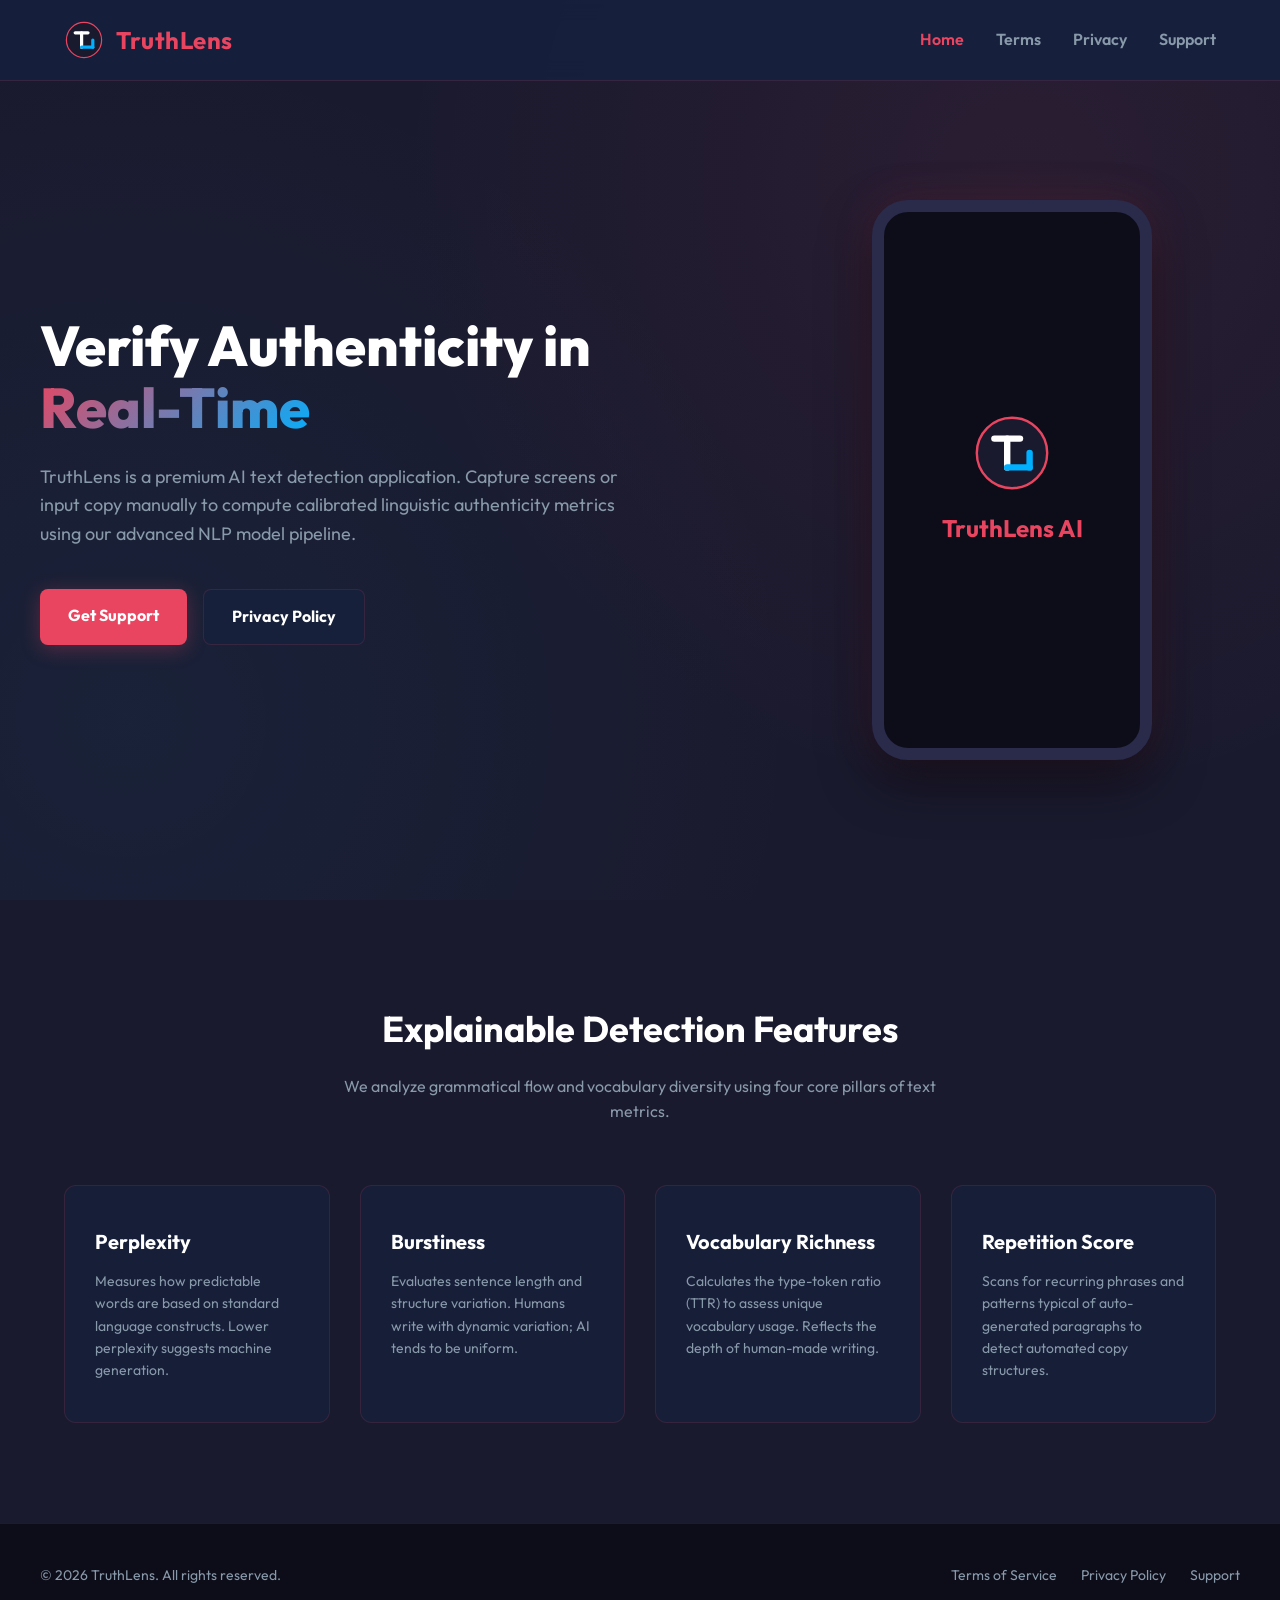
<file: website/index.html>
<!DOCTYPE html>
<html lang="en">
<head>
    <meta charset="UTF-8">
    <meta name="viewport" content="width=device-width, initial-scale=1.0">
    <title>TruthLens AI - Real-time AI Text Detection</title>
    <meta name="description" content="TruthLens is an advanced AI-powered text verification tool that detects machine-generated copy from human writing in real time using perplexity and burstiness.">
    <link rel="stylesheet" href="style.css">
</head>
<body>

    <!-- Header Navigation -->
    <header>
        <div class="nav-container">
            <a href="index.html" class="logo-section">
                <!-- SVG matching ic_logo.xml -->
                <svg class="logo-icon" viewBox="0 0 100 100" xmlns="http://www.w3.org/2000/svg">
                    <circle cx="50" cy="50" r="44" fill="#1A1A2E" stroke="#E94560" stroke-width="3"/>
                    <line x1="28" y1="32" x2="60" y2="32" stroke="#FFFFFF" stroke-width="8" stroke-linecap="round"/>
                    <line x1="44" y1="32" x2="44" y2="68" stroke="#FFFFFF" stroke-width="8" stroke-linecap="round"/>
                    <line x1="44" y1="68" x2="72" y2="68" stroke="#00B0FF" stroke-width="8" stroke-linecap="round" stroke-linejoin="round"/>
                    <line x1="72" y1="68" x2="72" y2="50" stroke="#00B0FF" stroke-width="8" stroke-linecap="round" stroke-linejoin="round"/>
                </svg>
                <span class="logo-text">TruthLens</span>
            </a>
            <nav>
                <ul>
                    <li><a href="index.html" class="active">Home</a></li>
                    <li><a href="terms.html">Terms</a></li>
                    <li><a href="privacy.html">Privacy</a></li>
                    <li><a href="support.html">Support</a></li>
                </ul>
            </nav>
        </div>
    </header>

    <!-- Hero Section -->
    <section class="hero">
        <div class="hero-container">
            <div class="hero-content">
                <h1>Verify Authenticity in <span>Real-Time</span></h1>
                <p>TruthLens is a premium AI text detection application. Capture screens or input copy manually to compute calibrated linguistic authenticity metrics using our advanced NLP model pipeline.</p>
                <div class="cta-group">
                    <a href="support.html" class="btn btn-primary">Get Support</a>
                    <a href="privacy.html" class="btn btn-secondary">Privacy Policy</a>
                </div>
            </div>
            <div class="hero-visual">
                <div class="phone-mockup">
                    <div class="phone-screen">
                        <svg class="phone-logo" viewBox="0 0 100 100" xmlns="http://www.w3.org/2000/svg">
                            <circle cx="50" cy="50" r="44" fill="#1A1A2E" stroke="#E94560" stroke-width="3"/>
                            <line x1="28" y1="32" x2="60" y2="32" stroke="#FFFFFF" stroke-width="8" stroke-linecap="round"/>
                            <line x1="44" y1="32" x2="44" y2="68" stroke="#FFFFFF" stroke-width="8" stroke-linecap="round"/>
                            <line x1="44" y1="68" x2="72" y2="68" stroke="#00B0FF" stroke-width="8" stroke-linecap="round"/>
                            <line x1="72" y1="68" x2="72" y2="50" stroke="#00B0FF" stroke-width="8" stroke-linecap="round"/>
                        </svg>
                        <div class="phone-text">TruthLens AI</div>
                    </div>
                </div>
            </div>
        </div>
    </section>

    <!-- Features Section -->
    <section class="features-section">
        <div class="section-header">
            <h2>Explainable Detection Features</h2>
            <p>We analyze grammatical flow and vocabulary diversity using four core pillars of text metrics.</p>
        </div>
        <div class="features-grid">
            <div class="feature-card">
                <h3>Perplexity</h3>
                <p>Measures how predictable words are based on standard language constructs. Lower perplexity suggests machine generation.</p>
            </div>
            <div class="feature-card">
                <h3>Burstiness</h3>
                <p>Evaluates sentence length and structure variation. Humans write with dynamic variation; AI tends to be uniform.</p>
            </div>
            <div class="feature-card">
                <h3>Vocabulary Richness</h3>
                <p>Calculates the type-token ratio (TTR) to assess unique vocabulary usage. Reflects the depth of human-made writing.</p>
            </div>
            <div class="feature-card">
                <h3>Repetition Score</h3>
                <p>Scans for recurring phrases and patterns typical of auto-generated paragraphs to detect automated copy structures.</p>
            </div>
        </div>
    </section>

    <!-- Footer -->
    <footer>
        <div class="footer-container">
            <div class="copyright">&copy; 2026 TruthLens. All rights reserved.</div>
            <div class="footer-links">
                <a href="terms.html">Terms of Service</a>
                <a href="privacy.html">Privacy Policy</a>
                <a href="support.html">Support</a>
            </div>
        </div>
    </footer>

</body>
</html>
</file>
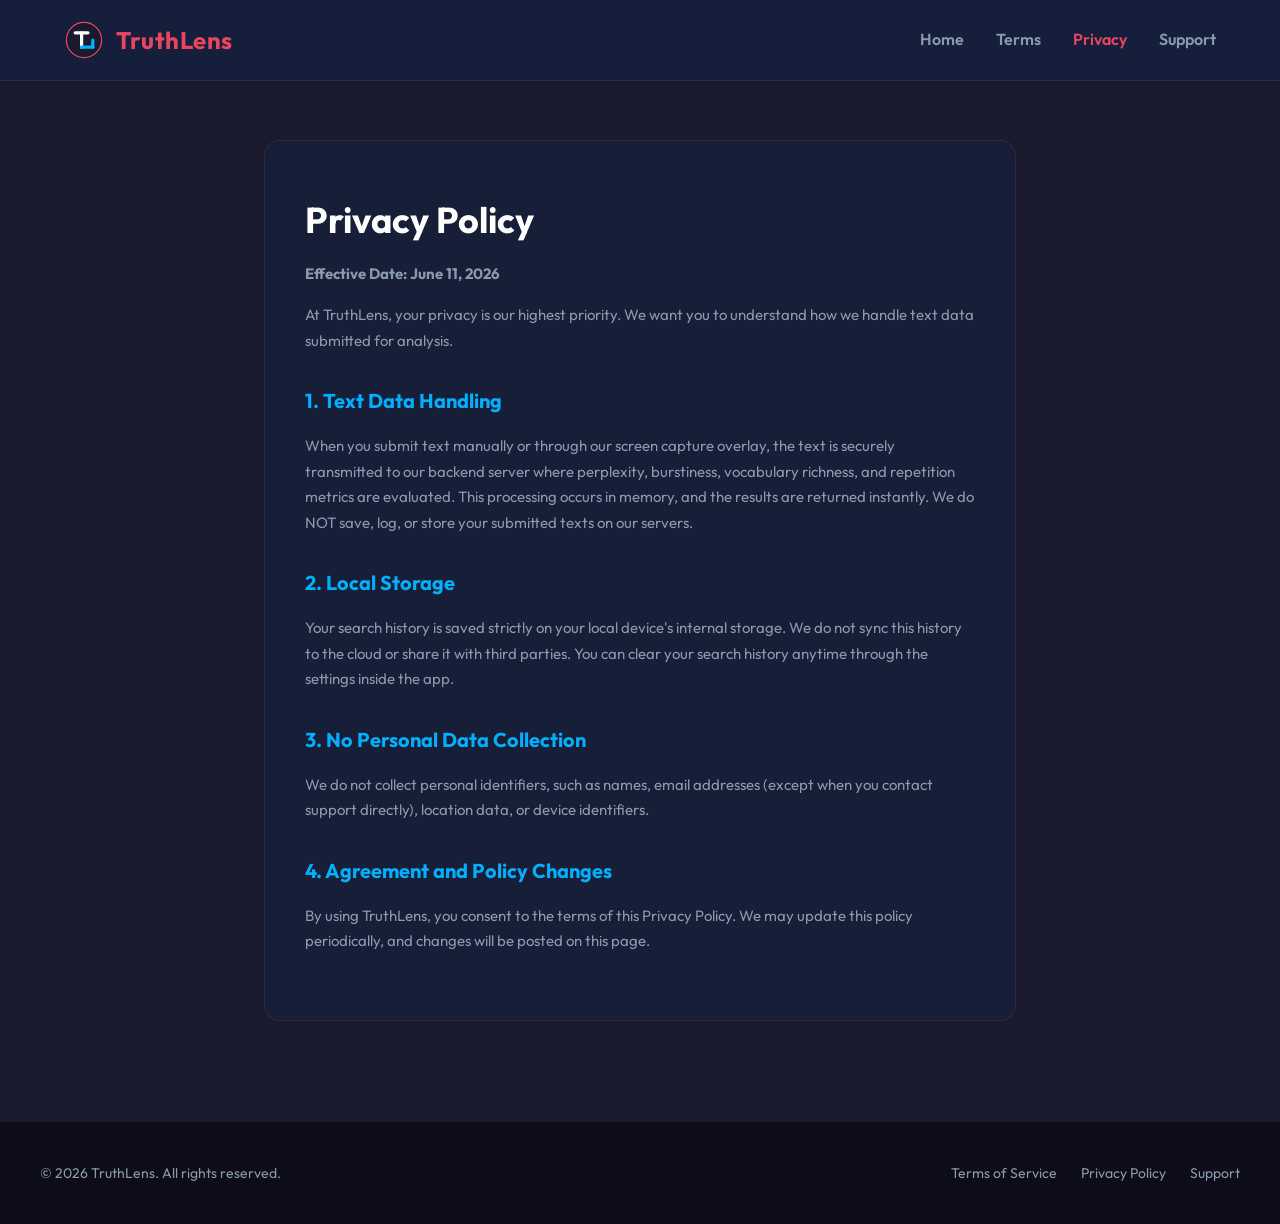
<file: website/privacy.html>
<!DOCTYPE html>
<html lang="en">
<head>
    <meta charset="UTF-8">
    <meta name="viewport" content="width=device-width, initial-scale=1.0">
    <title>Privacy Policy - TruthLens AI</title>
    <link rel="stylesheet" href="style.css">
</head>
<body>

    <!-- Header Navigation -->
    <header>
        <div class="nav-container">
            <a href="index.html" class="logo-section">
                <svg class="logo-icon" viewBox="0 0 100 100" xmlns="http://www.w3.org/2000/svg">
                    <circle cx="50" cy="50" r="44" fill="#1A1A2E" stroke="#E94560" stroke-width="3"/>
                    <line x1="28" y1="32" x2="60" y2="32" stroke="#FFFFFF" stroke-width="8" stroke-linecap="round"/>
                    <line x1="44" y1="32" x2="44" y2="68" stroke="#FFFFFF" stroke-width="8" stroke-linecap="round"/>
                    <line x1="44" y1="68" x2="72" y2="68" stroke="#00B0FF" stroke-width="8" stroke-linecap="round" stroke-linejoin="round"/>
                    <line x1="72" y1="68" x2="72" y2="50" stroke="#00B0FF" stroke-width="8" stroke-linecap="round" stroke-linejoin="round"/>
                </svg>
                <span class="logo-text">TruthLens</span>
            </a>
            <nav>
                <ul>
                    <li><a href="index.html">Home</a></li>
                    <li><a href="terms.html">Terms</a></li>
                    <li><a href="privacy.html" class="active">Privacy</a></li>
                    <li><a href="support.html">Support</a></li>
                </ul>
            </nav>
        </div>
    </header>

    <!-- Main Content -->
    <main class="legal-page">
        <div class="legal-card">
            <h1>Privacy Policy</h1>
            <p><strong>Effective Date: June 11, 2026</strong></p>
            <p>At TruthLens, your privacy is our highest priority. We want you to understand how we handle text data submitted for analysis.</p>

            <h2>1. Text Data Handling</h2>
            <p>When you submit text manually or through our screen capture overlay, the text is securely transmitted to our backend server where perplexity, burstiness, vocabulary richness, and repetition metrics are evaluated. This processing occurs in memory, and the results are returned instantly. We do NOT save, log, or store your submitted texts on our servers.</p>

            <h2>2. Local Storage</h2>
            <p>Your search history is saved strictly on your local device's internal storage. We do not sync this history to the cloud or share it with third parties. You can clear your search history anytime through the settings inside the app.</p>

            <h2>3. No Personal Data Collection</h2>
            <p>We do not collect personal identifiers, such as names, email addresses (except when you contact support directly), location data, or device identifiers.</p>

            <h2>4. Agreement and Policy Changes</h2>
            <p>By using TruthLens, you consent to the terms of this Privacy Policy. We may update this policy periodically, and changes will be posted on this page.</p>
        </div>
    </main>

    <!-- Footer -->
    <footer>
        <div class="footer-container">
            <div class="copyright">&copy; 2026 TruthLens. All rights reserved.</div>
            <div class="footer-links">
                <a href="terms.html">Terms of Service</a>
                <a href="privacy.html">Privacy Policy</a>
                <a href="support.html">Support</a>
            </div>
        </div>
    </footer>

</body>
</html>
</file>
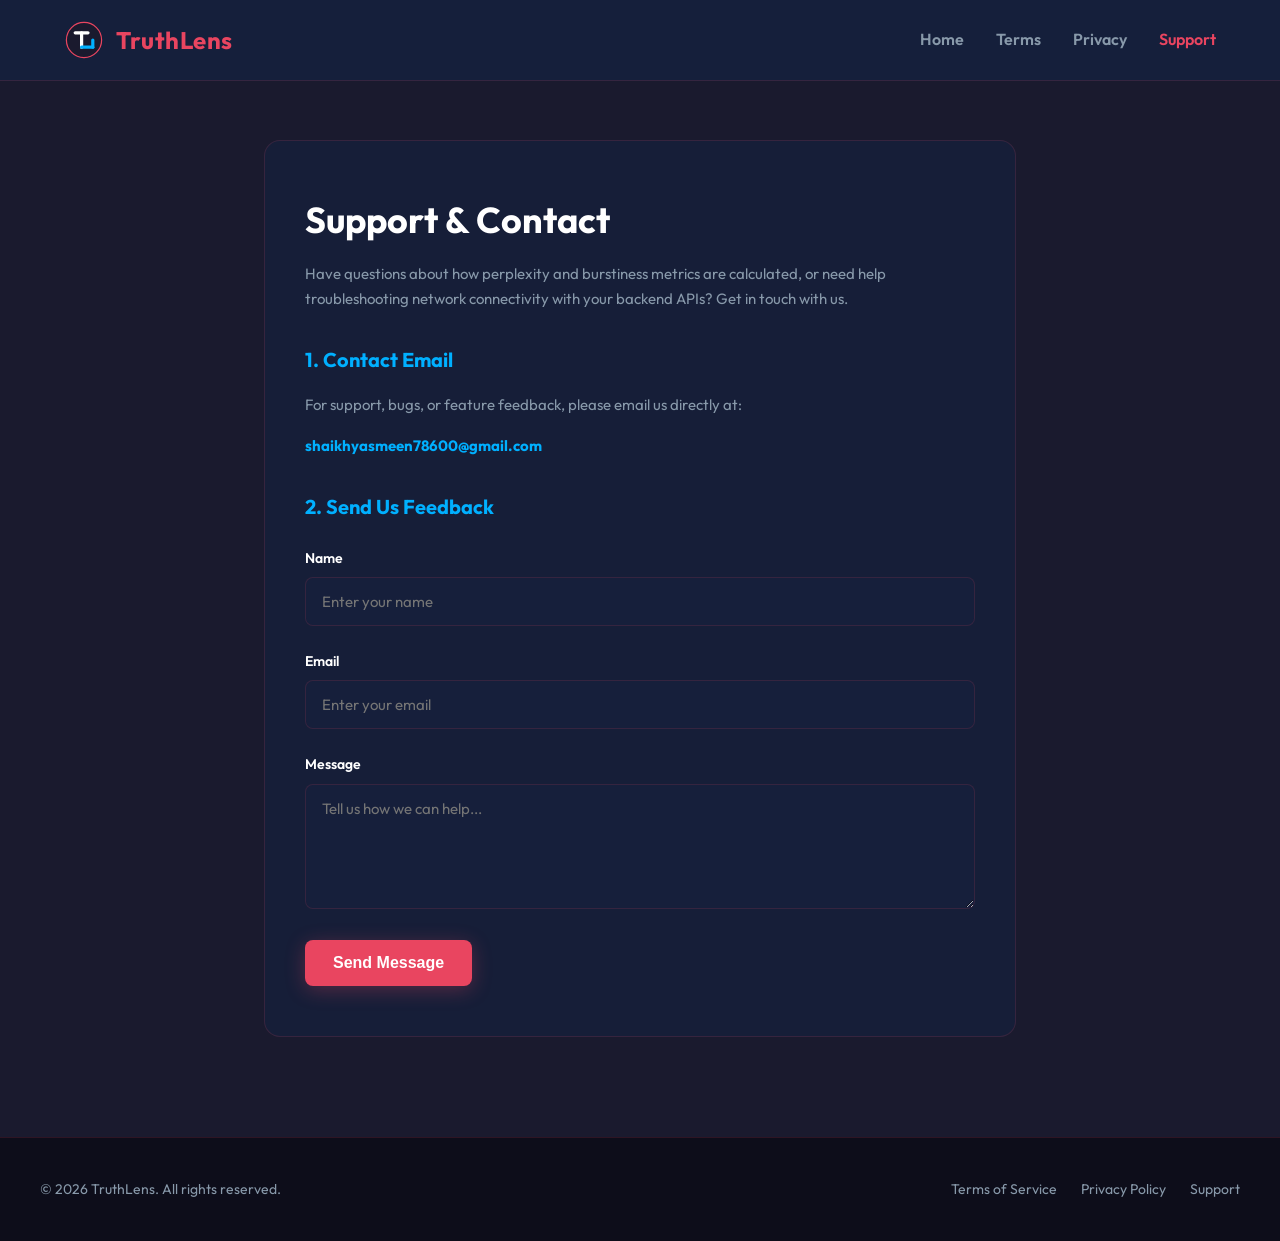
<file: website/support.html>
<!DOCTYPE html>
<html lang="en">
<head>
    <meta charset="UTF-8">
    <meta name="viewport" content="width=device-width, initial-scale=1.0">
    <title>Support & Contact - TruthLens AI</title>
    <link rel="stylesheet" href="style.css">
</head>
<body>

    <!-- Header Navigation -->
    <header>
        <div class="nav-container">
            <a href="index.html" class="logo-section">
                <svg class="logo-icon" viewBox="0 0 100 100" xmlns="http://www.w3.org/2000/svg">
                    <circle cx="50" cy="50" r="44" fill="#1A1A2E" stroke="#E94560" stroke-width="3"/>
                    <line x1="28" y1="32" x2="60" y2="32" stroke="#FFFFFF" stroke-width="8" stroke-linecap="round"/>
                    <line x1="44" y1="32" x2="44" y2="68" stroke="#FFFFFF" stroke-width="8" stroke-linecap="round"/>
                    <line x1="44" y1="68" x2="72" y2="68" stroke="#00B0FF" stroke-width="8" stroke-linecap="round" stroke-linejoin="round"/>
                    <line x1="72" y1="68" x2="72" y2="50" stroke="#00B0FF" stroke-width="8" stroke-linecap="round" stroke-linejoin="round"/>
                </svg>
                <span class="logo-text">TruthLens</span>
            </a>
            <nav>
                <ul>
                    <li><a href="index.html">Home</a></li>
                    <li><a href="terms.html">Terms</a></li>
                    <li><a href="privacy.html">Privacy</a></li>
                    <li><a href="support.html" class="active">Support</a></li>
                </ul>
            </nav>
        </div>
    </header>

    <!-- Main Content -->
    <main class="legal-page">
        <div class="legal-card">
            <h1>Support & Contact</h1>
            <p>Have questions about how perplexity and burstiness metrics are calculated, or need help troubleshooting network connectivity with your backend APIs? Get in touch with us.</p>
            
            <h2>1. Contact Email</h2>
            <p>For support, bugs, or feature feedback, please email us directly at:</p>
            <p><strong><a href="mailto:shaikhyasmeen78600@gmail.com" style="color: var(--accent-blue); text-decoration: none;">shaikhyasmeen78600@gmail.com</a></strong></p>

            <h2>2. Send Us Feedback</h2>
            <div id="success-message" style="display: none; background: rgba(15, 255, 80, 0.1); border: 1px solid #0FFF50; padding: 20px; border-radius: 8px; margin-top: 24px;">
                <h3 style="color: #0FFF50; margin-bottom: 8px; font-weight: 700;">Message Sent!</h3>
                <p style="color: var(--text-secondary);">Thank you for contacting us. We will get back to you soon.</p>
            </div>

            <form id="feedback-form" onsubmit="submitForm(event)" style="margin-top: 24px;">
                <div class="form-group">
                    <label for="name">Name</label>
                    <input type="text" id="name" name="name" required placeholder="Enter your name">
                </div>
                <div class="form-group">
                    <label for="email">Email</label>
                    <input type="email" id="email" name="email" required placeholder="Enter your email">
                </div>
                <div class="form-group">
                    <label for="message">Message</label>
                    <textarea id="message" name="message" rows="5" required placeholder="Tell us how we can help..."></textarea>
                </div>
                <button type="submit" class="btn btn-primary" style="border: none;">Send Message</button>
            </form>

            <script>
                function submitForm(event) {
                    event.preventDefault();
                    
                    const name = document.getElementById('name').value;
                    const email = document.getElementById('email').value;
                    const message = document.getElementById('message').value;
                    const button = event.target.querySelector('button');
                    
                    // Disable button while sending
                    button.disabled = true;
                    button.innerText = 'Sending...';

                    // Send AJAX post to FormSubmit
                    fetch("https://formsubmit.co/ajax/shaikhyasmeen78600@gmail.com", {
                        method: "POST",
                        headers: { 
                            'Content-Type': 'application/json',
                            'Accept': 'application/json'
                        },
                        body: JSON.stringify({
                            Name: name,
                            Email: email,
                            Message: message
                        })
                    })
                    .then(response => response.json())
                    .then(data => {
                        document.getElementById('feedback-form').style.display = 'none';
                        document.getElementById('success-message').style.display = 'block';
                    })
                    .catch(error => {
                        alert("Oops! There was a problem sending your message. Please try again.");
                        button.disabled = false;
                        button.innerText = 'Send Message';
                    });
                }
            </script>
        </div>
    </main>

    <!-- Footer -->
    <footer>
        <div class="footer-container">
            <div class="copyright">&copy; 2026 TruthLens. All rights reserved.</div>
            <div class="footer-links">
                <a href="terms.html">Terms of Service</a>
                <a href="privacy.html">Privacy Policy</a>
                <a href="support.html">Support</a>
            </div>
        </div>
    </footer>

</body>
</html>
</file>
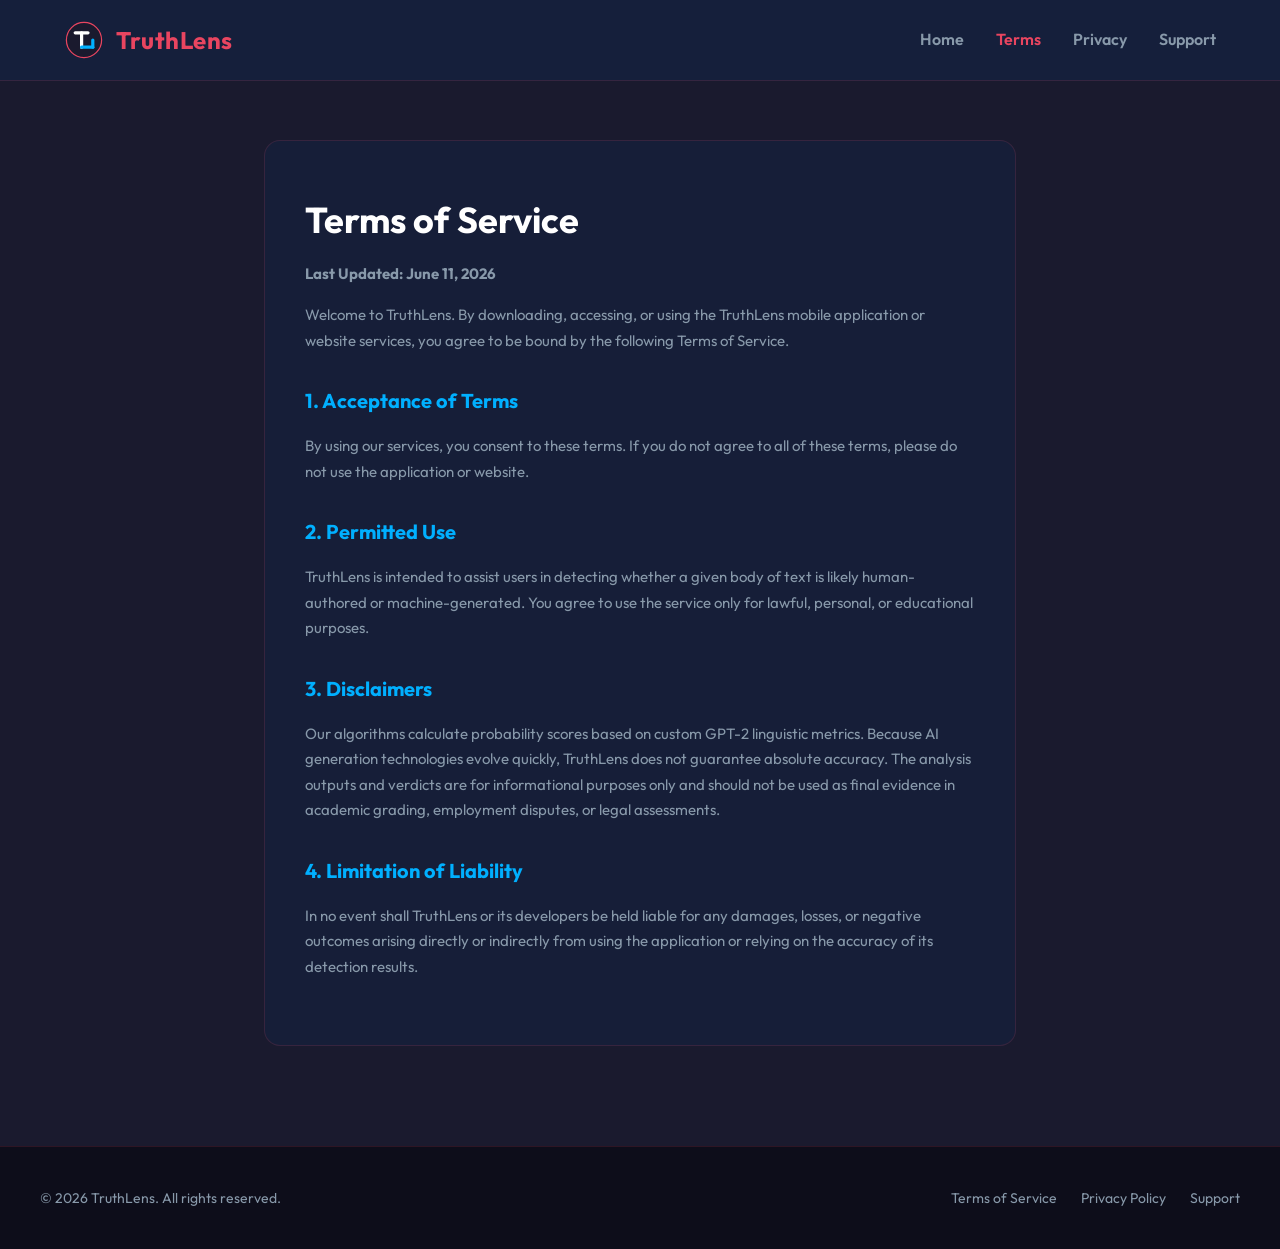
<file: website/terms.html>
<!DOCTYPE html>
<html lang="en">
<head>
    <meta charset="UTF-8">
    <meta name="viewport" content="width=device-width, initial-scale=1.0">
    <title>Terms of Service - TruthLens AI</title>
    <link rel="stylesheet" href="style.css">
</head>
<body>

    <!-- Header Navigation -->
    <header>
        <div class="nav-container">
            <a href="index.html" class="logo-section">
                <svg class="logo-icon" viewBox="0 0 100 100" xmlns="http://www.w3.org/2000/svg">
                    <circle cx="50" cy="50" r="44" fill="#1A1A2E" stroke="#E94560" stroke-width="3"/>
                    <line x1="28" y1="32" x2="60" y2="32" stroke="#FFFFFF" stroke-width="8" stroke-linecap="round"/>
                    <line x1="44" y1="32" x2="44" y2="68" stroke="#FFFFFF" stroke-width="8" stroke-linecap="round"/>
                    <line x1="44" y1="68" x2="72" y2="68" stroke="#00B0FF" stroke-width="8" stroke-linecap="round" stroke-linejoin="round"/>
                    <line x1="72" y1="68" x2="72" y2="50" stroke="#00B0FF" stroke-width="8" stroke-linecap="round" stroke-linejoin="round"/>
                </svg>
                <span class="logo-text">TruthLens</span>
            </a>
            <nav>
                <ul>
                    <li><a href="index.html">Home</a></li>
                    <li><a href="terms.html" class="active">Terms</a></li>
                    <li><a href="privacy.html">Privacy</a></li>
                    <li><a href="support.html">Support</a></li>
                </ul>
            </nav>
        </div>
    </header>

    <!-- Main Content -->
    <main class="legal-page">
        <div class="legal-card">
            <h1>Terms of Service</h1>
            <p><strong>Last Updated: June 11, 2026</strong></p>
            <p>Welcome to TruthLens. By downloading, accessing, or using the TruthLens mobile application or website services, you agree to be bound by the following Terms of Service.</p>
            
            <h2>1. Acceptance of Terms</h2>
            <p>By using our services, you consent to these terms. If you do not agree to all of these terms, please do not use the application or website.</p>

            <h2>2. Permitted Use</h2>
            <p>TruthLens is intended to assist users in detecting whether a given body of text is likely human-authored or machine-generated. You agree to use the service only for lawful, personal, or educational purposes.</p>

            <h2>3. Disclaimers</h2>
            <p>Our algorithms calculate probability scores based on custom GPT-2 linguistic metrics. Because AI generation technologies evolve quickly, TruthLens does not guarantee absolute accuracy. The analysis outputs and verdicts are for informational purposes only and should not be used as final evidence in academic grading, employment disputes, or legal assessments.</p>

            <h2>4. Limitation of Liability</h2>
            <p>In no event shall TruthLens or its developers be held liable for any damages, losses, or negative outcomes arising directly or indirectly from using the application or relying on the accuracy of its detection results.</p>
        </div>
    </main>

    <!-- Footer -->
    <footer>
        <div class="footer-container">
            <div class="copyright">&copy; 2026 TruthLens. All rights reserved.</div>
            <div class="footer-links">
                <a href="terms.html">Terms of Service</a>
                <a href="privacy.html">Privacy Policy</a>
                <a href="support.html">Support</a>
            </div>
        </div>
    </footer>

</body>
</html>
</file>
<file: website/style.css>
/* TruthLens Website - Premium Stylesheet */
@import url('https://fonts.googleapis.com/css2?family=Outfit:wght@300;400;600;700;800&display=swap');

:root {
    --bg-color: #1A1A2E;
    --card-bg: rgba(22, 33, 62, 0.7);
    --card-border: rgba(233, 69, 96, 0.15);
    --accent-red: #E94560;
    --accent-blue: #00B0FF;
    --text-primary: #FFFFFF;
    --text-secondary: #8899AA;
    --nav-bg: rgba(22, 33, 62, 0.9);
}

* {
    margin: 0;
    padding: 0;
    box-sizing: border-box;
}

body {
    font-family: 'Outfit', sans-serif;
    background-color: var(--bg-color);
    color: var(--text-primary);
    line-height: 1.6;
    overflow-x: hidden;
}

/* Header & Navbar */
header {
    position: fixed;
    top: 0;
    left: 0;
    width: 100%;
    background: var(--nav-bg);
    backdrop-filter: blur(10px);
    border-bottom: 1px solid var(--card-border);
    z-index: 1000;
}

.nav-container {
    max-width: 1200px;
    margin: 0 auto;
    display: flex;
    justify-content: space-between;
    align-items: center;
    padding: 20px 24px;
}

.logo-section {
    display: flex;
    align-items: center;
    gap: 12px;
    text-decoration: none;
}

.logo-icon {
    width: 40px;
    height: 40px;
}

.logo-text {
    font-size: 24px;
    font-weight: 700;
    color: var(--accent-red);
    letter-spacing: 0.5px;
}

nav ul {
    display: flex;
    list-style: none;
    gap: 32px;
}

nav ul li a {
    text-decoration: none;
    color: var(--text-secondary);
    font-weight: 600;
    font-size: 16px;
    transition: color 0.3s ease;
}

nav ul li a:hover, nav ul li a.active {
    color: var(--accent-red);
}

/* Hero Section */
.hero {
    min-height: 100vh;
    display: flex;
    align-items: center;
    padding: 140px 24px 80px;
    background: radial-gradient(circle at 80% 20%, rgba(233, 69, 96, 0.08) 0%, transparent 50%),
                radial-gradient(circle at 10% 80%, rgba(0, 176, 255, 0.05) 0%, transparent 50%);
}

.hero-container {
    max-width: 1200px;
    margin: 0 auto;
    display: grid;
    grid-template-columns: 1.2fr 0.8fr;
    gap: 60px;
    align-items: center;
}

.hero-content h1 {
    font-size: 56px;
    font-weight: 800;
    line-height: 1.1;
    margin-bottom: 24px;
}

.hero-content h1 span {
    background: linear-gradient(135deg, var(--accent-red), var(--accent-blue));
    -webkit-background-clip: text;
    -webkit-text-fill-color: transparent;
}

.hero-content p {
    font-size: 18px;
    color: var(--text-secondary);
    margin-bottom: 40px;
    max-width: 600px;
}

.cta-group {
    display: flex;
    gap: 16px;
}

.btn {
    display: inline-block;
    padding: 14px 28px;
    border-radius: 8px;
    font-weight: 700;
    text-decoration: none;
    font-size: 16px;
    transition: all 0.3s ease;
    cursor: pointer;
}

.btn-primary {
    background-color: var(--accent-red);
    color: var(--text-primary);
    box-shadow: 0 4px 20px rgba(233, 69, 96, 0.3);
}

.btn-primary:hover {
    transform: translateY(-2px);
    box-shadow: 0 6px 24px rgba(233, 69, 96, 0.45);
}

.btn-secondary {
    background: var(--card-bg);
    border: 1px solid var(--card-border);
    color: var(--text-primary);
}

.btn-secondary:hover {
    background: rgba(233, 69, 96, 0.1);
    transform: translateY(-2px);
}

.hero-visual {
    display: flex;
    justify-content: center;
}

.phone-mockup {
    width: 280px;
    height: 560px;
    background: #0D0D1A;
    border: 12px solid #2A2A4A;
    border-radius: 36px;
    position: relative;
    box-shadow: 0 20px 50px rgba(0, 0, 0, 0.5), 
                0 0 40px rgba(233, 69, 96, 0.15);
    padding: 20px;
    display: flex;
    flex-direction: column;
    justify-content: space-between;
}

.phone-mockup::before {
    content: '';
    position: absolute;
    top: 0;
    left: 50%;
    transform: translateX(-50%);
    width: 100px;
    height: 24dp;
    background: #2A2A4A;
    border-bottom-left-radius: 16px;
    border-bottom-right-radius: 16px;
}

.phone-screen {
    flex-grow: 1;
    display: flex;
    flex-direction: column;
    align-items: center;
    justify-content: center;
    gap: 16px;
}

.phone-logo {
    width: 80px;
    height: 80px;
    animation: float 4s ease-in-out infinite;
}

.phone-text {
    color: var(--accent-red);
    font-size: 24px;
    font-weight: 700;
}

/* Feature Section */
.features-section {
    padding: 100px 24px;
    max-width: 1200px;
    margin: 0 auto;
}

.section-header {
    text-align: center;
    margin-bottom: 60px;
}

.section-header h2 {
    font-size: 36px;
    font-weight: 700;
    margin-bottom: 16px;
}

.section-header p {
    color: var(--text-secondary);
    font-size: 16px;
    max-width: 600px;
    margin: 0 auto;
}

.features-grid {
    display: grid;
    grid-template-columns: repeat(auto-fit, minmax(260px, 1fr));
    gap: 30px;
}

.feature-card {
    background: var(--card-bg);
    border: 1px solid var(--card-border);
    padding: 40px 30px;
    border-radius: 12px;
    transition: all 0.3s ease;
}

.feature-card:hover {
    transform: translateY(-5px);
    border-color: rgba(0, 176, 255, 0.4);
    box-shadow: 0 10px 30px rgba(0, 176, 255, 0.05);
}

.feature-card h3 {
    font-size: 20px;
    margin-bottom: 12px;
    color: var(--text-primary);
}

.feature-card p {
    color: var(--text-secondary);
    font-size: 14px;
}

/* Legal & Support Layouts */
.legal-page {
    max-width: 800px;
    margin: 140px auto 100px;
    padding: 0 24px;
}

.legal-card {
    background: var(--card-bg);
    border: 1px solid var(--card-border);
    padding: 50px 40px;
    border-radius: 16px;
}

.legal-card h1 {
    font-size: 36px;
    margin-bottom: 12px;
    color: var(--text-primary);
}

.legal-card h2 {
    font-size: 20px;
    margin-top: 32px;
    margin-bottom: 16px;
    color: var(--accent-blue);
}

.legal-card p, .legal-card ul {
    color: var(--text-secondary);
    font-size: 15px;
    line-height: 1.7;
    margin-bottom: 16px;
}

.legal-card ul {
    padding-left: 20px;
}

/* Form Styles */
.form-group {
    margin-bottom: 24px;
}

.form-group label {
    display: block;
    font-size: 14px;
    font-weight: 600;
    margin-bottom: 8px;
    color: var(--text-primary);
}

.form-group input, .form-group textarea {
    width: 100%;
    padding: 14px 16px;
    background: rgba(22, 33, 62, 0.5);
    border: 1px solid var(--card-border);
    border-radius: 8px;
    color: var(--text-primary);
    font-family: inherit;
    font-size: 15px;
    transition: all 0.3s ease;
}

.form-group input:focus, .form-group textarea:focus {
    outline: none;
    border-color: var(--accent-blue);
    box-shadow: 0 0 10px rgba(0, 176, 255, 0.15);
}

/* Footer */
footer {
    border-top: 1px solid var(--card-border);
    background: #0D0D1A;
    padding: 40px 24px;
}

.footer-container {
    max-width: 1200px;
    margin: 0 auto;
    display: flex;
    justify-content: space-between;
    align-items: center;
    flex-wrap: wrap;
    gap: 20px;
}

.footer-links {
    display: flex;
    gap: 24px;
}

.footer-links a {
    text-decoration: none;
    color: var(--text-secondary);
    font-size: 14px;
    transition: color 0.3s ease;
}

.footer-links a:hover {
    color: var(--accent-red);
}

.copyright {
    color: var(--text-secondary);
    font-size: 14px;
}

/* Animations */
@keyframes float {
    0%, 100% {
        transform: translateY(0);
    }
    50% {
        transform: translateY(-12px);
    }
}

/* Responsive */
@media (max-width: 900px) {
    .hero-container {
        grid-template-columns: 1fr;
        text-align: center;
        gap: 40px;
    }
    .hero-content h1 {
        font-size: 42px;
    }
    .hero-content p {
        margin: 0 auto 30px;
    }
    .cta-group {
        justify-content: center;
    }
    .hero-visual {
        display: none;
    }
}

@media (max-width: 600px) {
    nav ul {
        gap: 16px;
    }
    .footer-container {
        flex-direction: column;
        text-align: center;
    }
}
</file>
